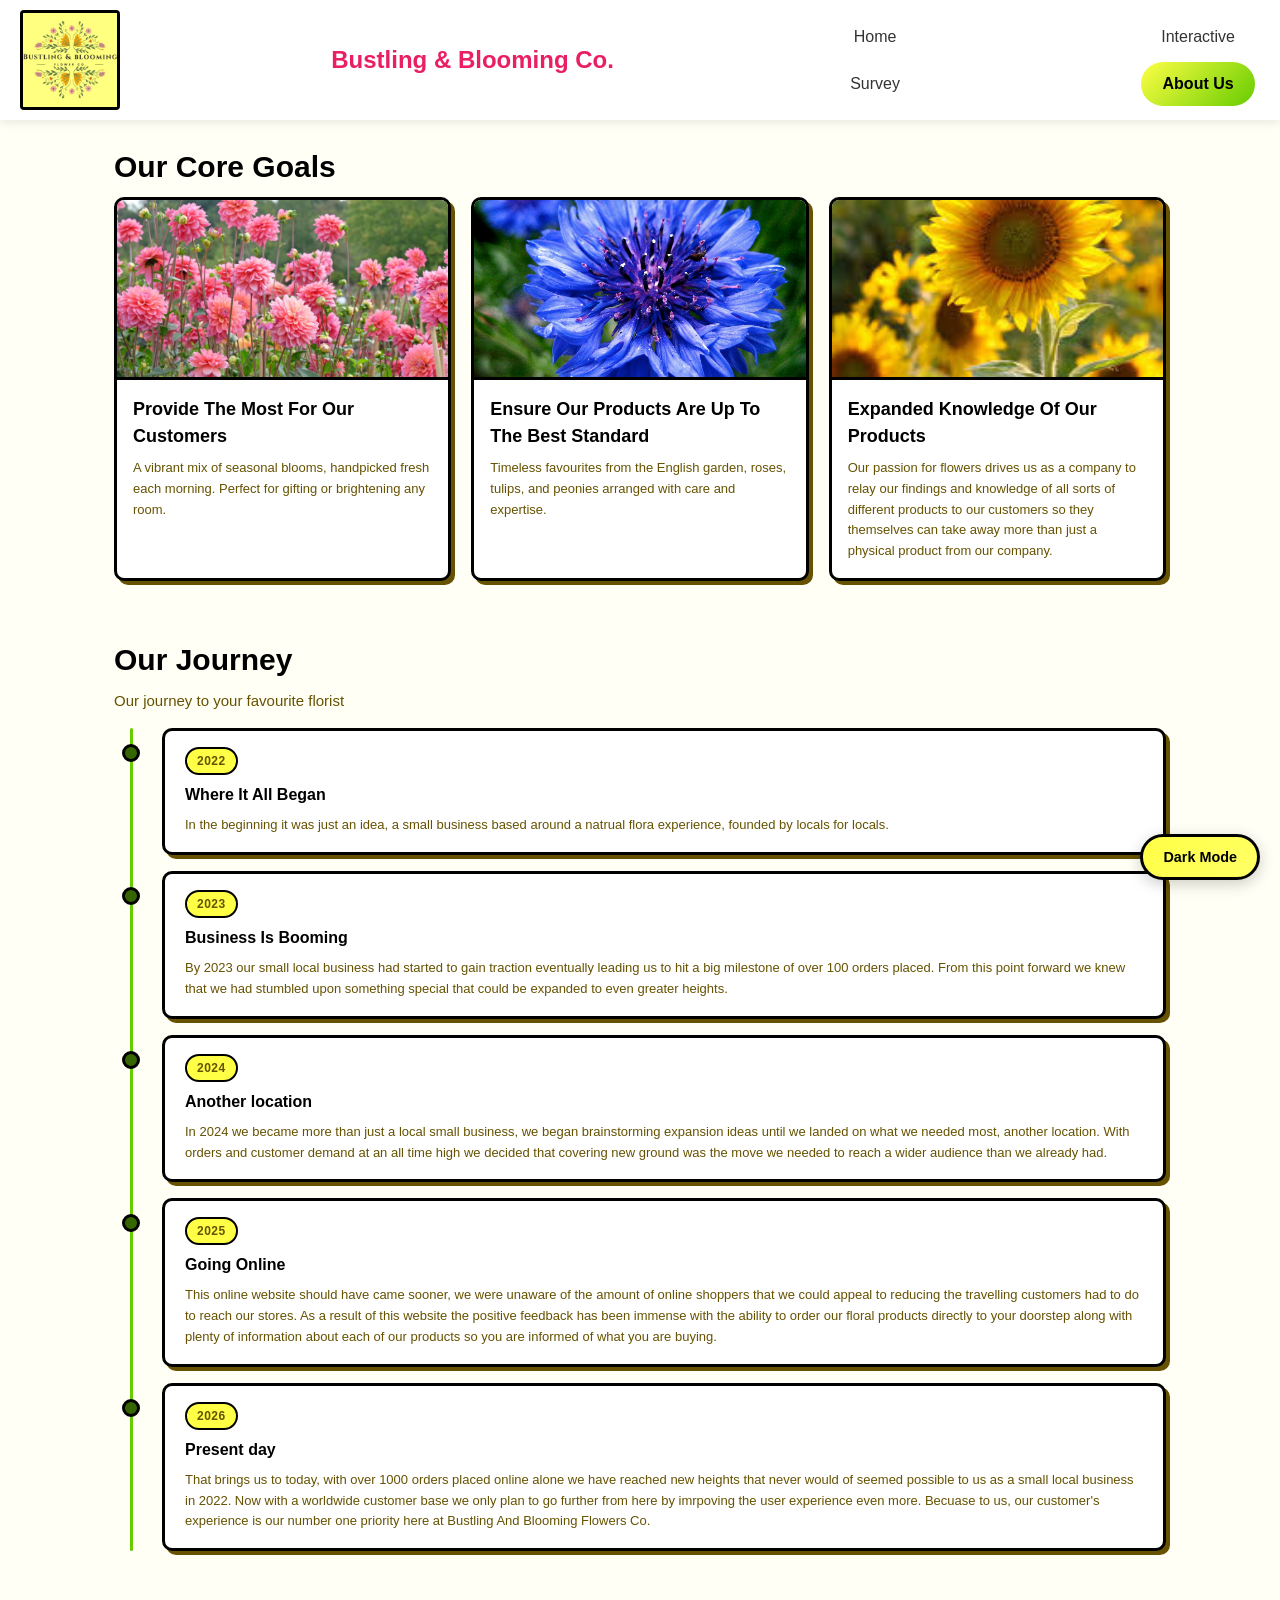
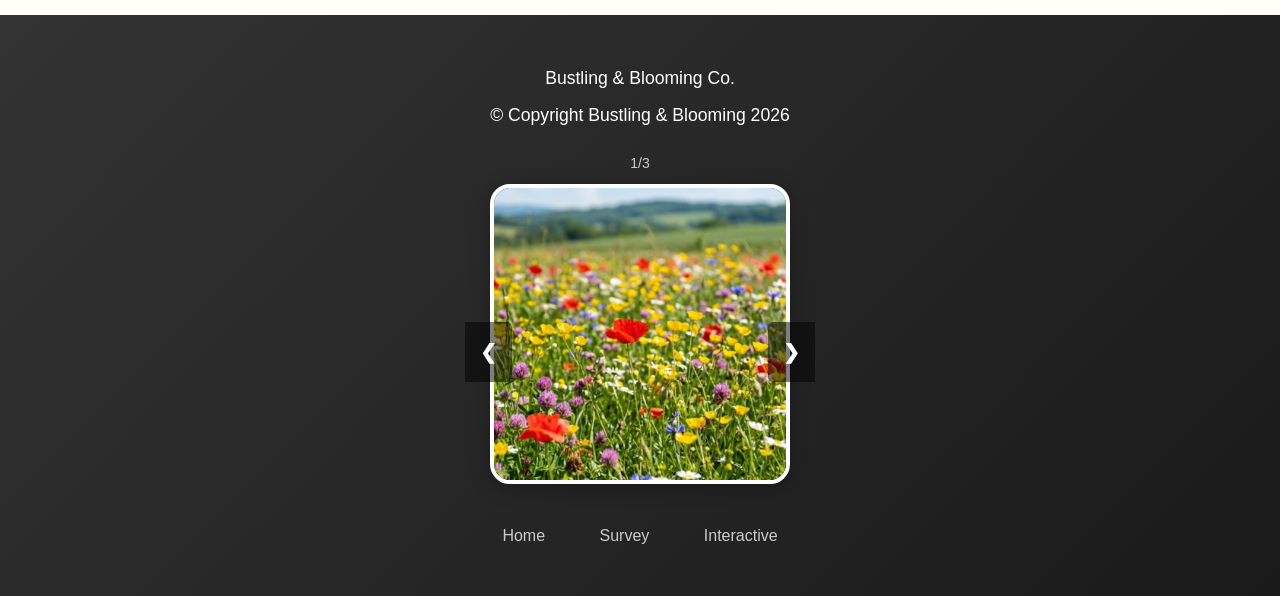
<file: Main/HTML/About-us.html>
<!DOCTYPE html>
<html lang="en" data-theme="light">
<head>
  <meta charset="UTF-8" />
  <meta name="viewport" content="width=device-width, initial-scale=1.0" />
  <title>B&B - About Us</title>
  <link rel="icon" href="../Styling_Files/Media/Images/Bustling & blooming (1).png">
  <link rel="stylesheet" href="../Styling_Files/styles.css" />
  <script src="../Script_Files/jquery-4.0.0.min.js"></script>
</head>
<body>
<!--Header matching all web pages/Nav bar-->
  <div class="header">
    <img src="../Styling_Files/Media/Images/Bustling & blooming (1).png" alt="Brand Logo" class="logo-img">
    <p>Bustling & Blooming Co.</p>
    <div class="header-links">
        <a href="home_page.html">Home</a>
        <a href="form_page.html">Survey</a>
    </div>
    <div class="header-links">
        <a href="interactive.html">Interactive</a>
        <a  class="current" href="About-us.html">About Us</a>
    </div>
  </div>
<!--Button for dark mode toggle-->
  <button class="theme-btn" id="darkToggle">Dark Mode</button>

  <main>
<!--Header title for core goals section-->
    <section id="home" class="section featured-section">
      <h2 class="section-title">Our Core Goals</h2>
      <div class="card-grid">
<!--Core goals section with three information cards each with an image and text-->
        <div class="flower-card">
          <div class="card-image">
            <img src="../Styling_Files/Media/Images/pink.jpg" alt="Pink flower" class="card-img-preview" />
          </div>
          <h3 class="card-title">Provide The Most For Our Customers</h3>
          <p class="card-text">A vibrant mix of seasonal blooms, handpicked fresh each morning. Perfect for gifting or brightening any room.</p>
        </div>

        <div class="flower-card">
          <div class="card-image">
            <img src="../Styling_Files/Media/Images/blue.jpg" alt="Blue flower" class="card-img-preview" />
          </div>
          <h3 class="card-title">Ensure Our Products Are Up To The Best Standard </h3>
          <p class="card-text">Timeless favourites from the English garden, roses, tulips, and peonies arranged with care and expertise.</p>
        </div>

        <div class="flower-card">
          <div class="card-image">
            <img src="../Styling_Files/Media/Images/yellow.jpg" alt="Yellow flower" class="card-img-preview" />
          </div>
          <h3 class="card-title">Expanded Knowledge Of Our Products</h3>
          <p class="card-text">Our passion for flowers drives us as a company to relay our findings and knowledge of all sorts of different products to our customers so they themselves can take away more than just a physical product from our company.</p>
        </div>

      </div>
    </section>
<!--Company timeline section-->
    <section class="section timeline-section">
      <h2 class="section-title">Our Journey</h2>
      <p class="section-subtitle">Our journey to your favourite florist</p>

      <div class="timeline" id="timeline">

        <div class="timeline-item" data-year="2022">
          <div class="timeline-dot"></div>
          <div class="timeline-connector"></div>
          <div class="timeline-card">
            <span class="timeline-year">2022</span>
            <h3 class="timeline-heading">Where It All Began</h3>
            <p class="timeline-body">In the beginning it was just an idea, a small business based around a natrual flora experience, founded by locals for locals.</p>
          </div>
        </div>

        <div class="timeline-item" data-year="2023">
          <div class="timeline-dot"></div>
          <div class="timeline-connector"></div>
          <div class="timeline-card">
            <span class="timeline-year">2023</span>
            <h3 class="timeline-heading">Business Is Booming</h3>
            <p class="timeline-body">By 2023 our small local business had started to gain traction eventually leading us to hit a big milestone of over 100 orders placed. From this point forward we knew that we had stumbled upon something special that could be expanded to even greater heights.</p>
          </div>
        </div>

        <div class="timeline-item" data-year="2024">
          <div class="timeline-dot"></div>
          <div class="timeline-connector"></div>
          <div class="timeline-card">
            <span class="timeline-year">2024</span>
            <h3 class="timeline-heading">Another location</h3>
            <p class="timeline-body">In 2024 we became more than just a local small business, we began brainstorming expansion ideas until we landed on what we needed most, another location. With orders and customer demand at an all time high we decided that covering new ground was the move we needed to reach a wider audience than we already had. </p>
          </div>
        </div>

        <div class="timeline-item" data-year="2025">
          <div class="timeline-dot"></div>
          <div class="timeline-connector"></div>
          <div class="timeline-card">
            <span class="timeline-year">2025</span>
            <h3 class="timeline-heading">Going Online</h3>
            <p class="timeline-body">This online website should have came sooner, we were unaware of the amount of online shoppers that we could appeal to reducing the travelling customers had to do to reach our stores. As a result of this website the positive feedback has been immense with the ability to order our floral products directly to your doorstep along with plenty of information about each of our products so you are informed of what you are buying.</p>
          </div>
        </div>

        <div class="timeline-item" data-year="2026">
          <div class="timeline-dot"></div>
          <div class="timeline-card">
            <span class="timeline-year">2026</span>
            <h3 class="timeline-heading">Present day</h3>
            <p class="timeline-body">That brings us to today, with over 1000 orders placed online alone we have reached new heights that never would of seemed possible to us as a small local business in 2022. Now with a worldwide customer base we only plan to go further from here by imrpoving the user experience even more. Becuase to us, our customer's experience is our number one priority here at Bustling And Blooming Flowers Co.</p>
          </div>
        </div>

      </div>
    </section>

  </main>
<!--Footer matching all webpages with three image slideshow-->
  <div class="footer">
    <p>Bustling & Blooming Co.</p>
    <p>© Copyright Bustling & Blooming 2026</p>
    <div class="slideshow-container">
        <div class="flowers_slides fade">
            <div class="index">1/3</div>
            <img src="../Styling_Files/Media/Images/flowers_B.png" alt="Flowers in a field">
        </div>
        <div class="flowers_slides fade">
            <div class="index">2/3</div>
            <img src="../Styling_Files/Media/Images/flowers_C.png" alt="White Flora">
        </div>
        <div class="flowers_slides fade">
            <div class="index">3/3</div>
            <img src="../Styling_Files/Media/Images/flowers_D.png" alt="Pink Flora">
        </div>
        <a class="prev" onclick="nextSlide(-1)">&#10094;</a>
        <a class="next" onclick="nextSlide(1)">&#10095;</a>
    </div>
<!--Links to each webpage within the footer for navigation-->
    <a class="footer-link" href="home_page.html">Home</a>
    <a class="footer-link" href="form_page.html">Survey</a>
    <a class="footer-link" href="interactive.html">Interactive</a>
</div>
  <script src="../Script_Files/script.js"></script>
</body>
</html>
</file>
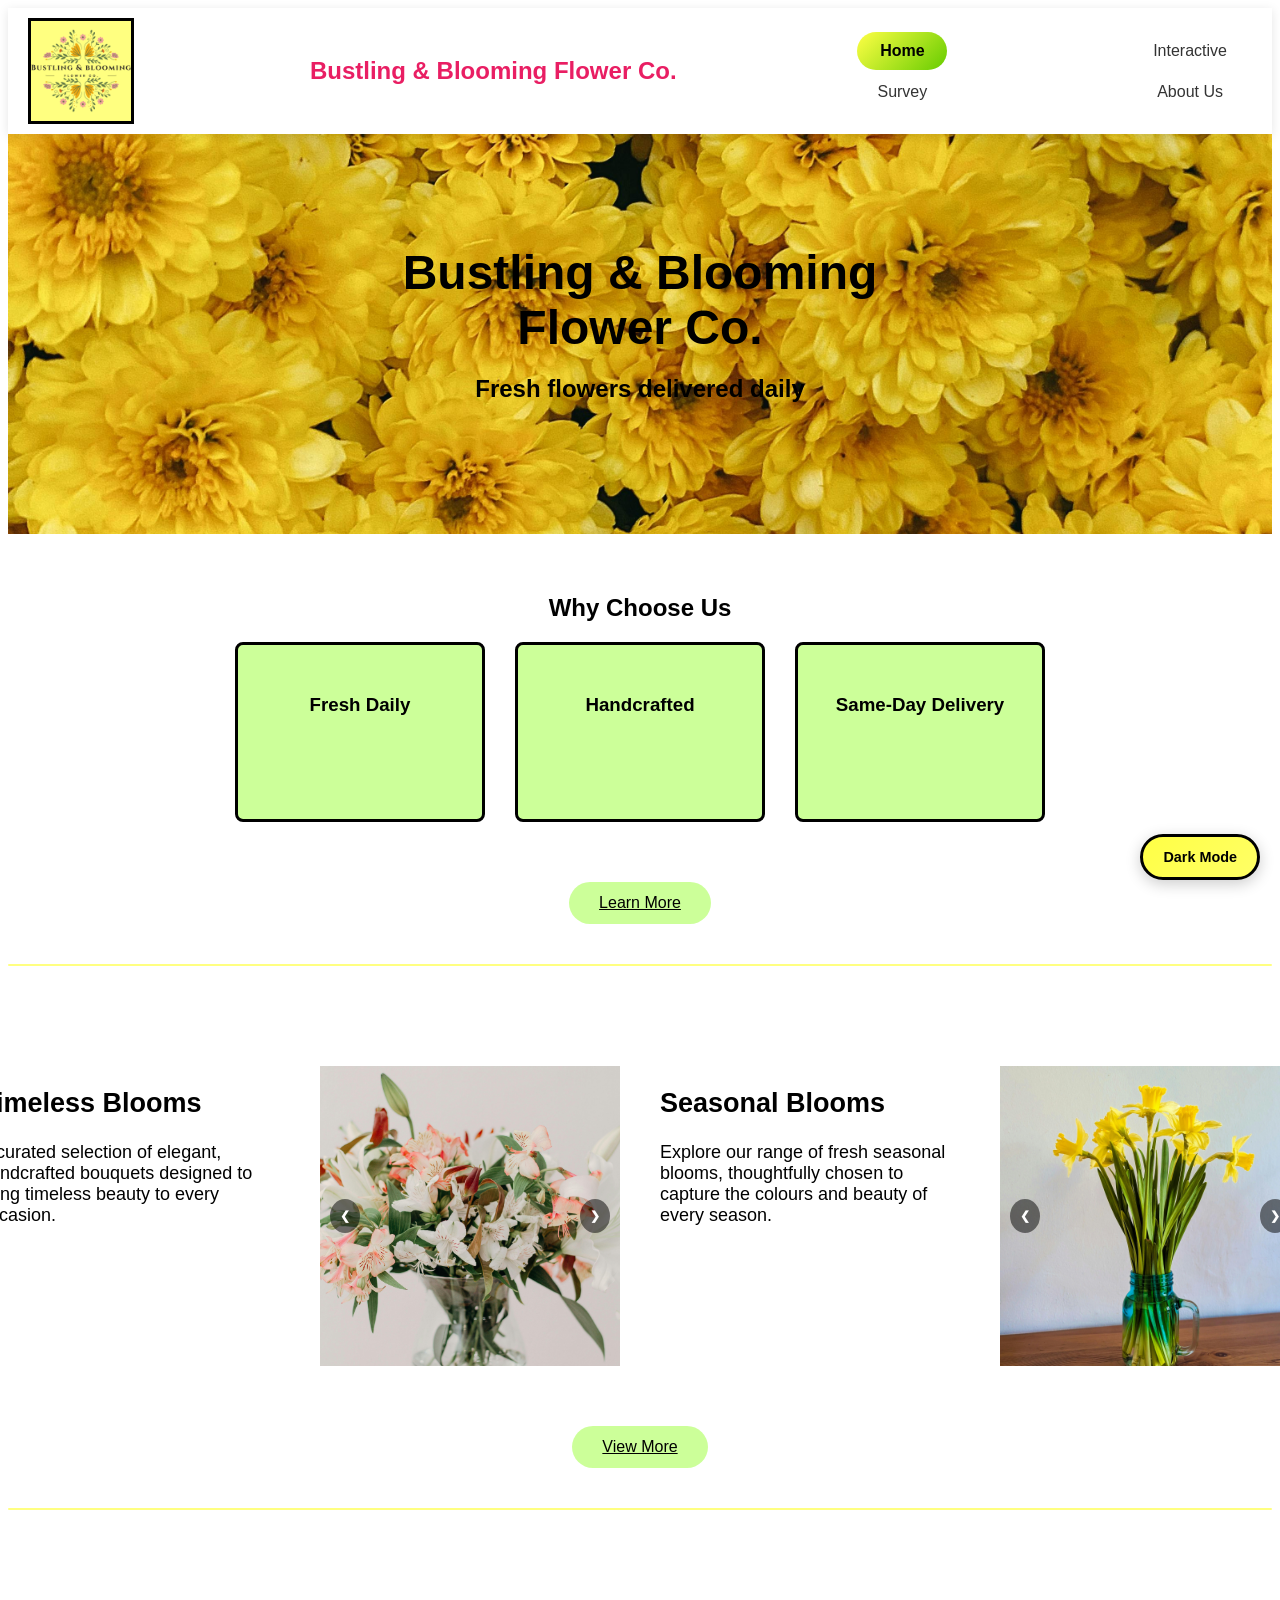
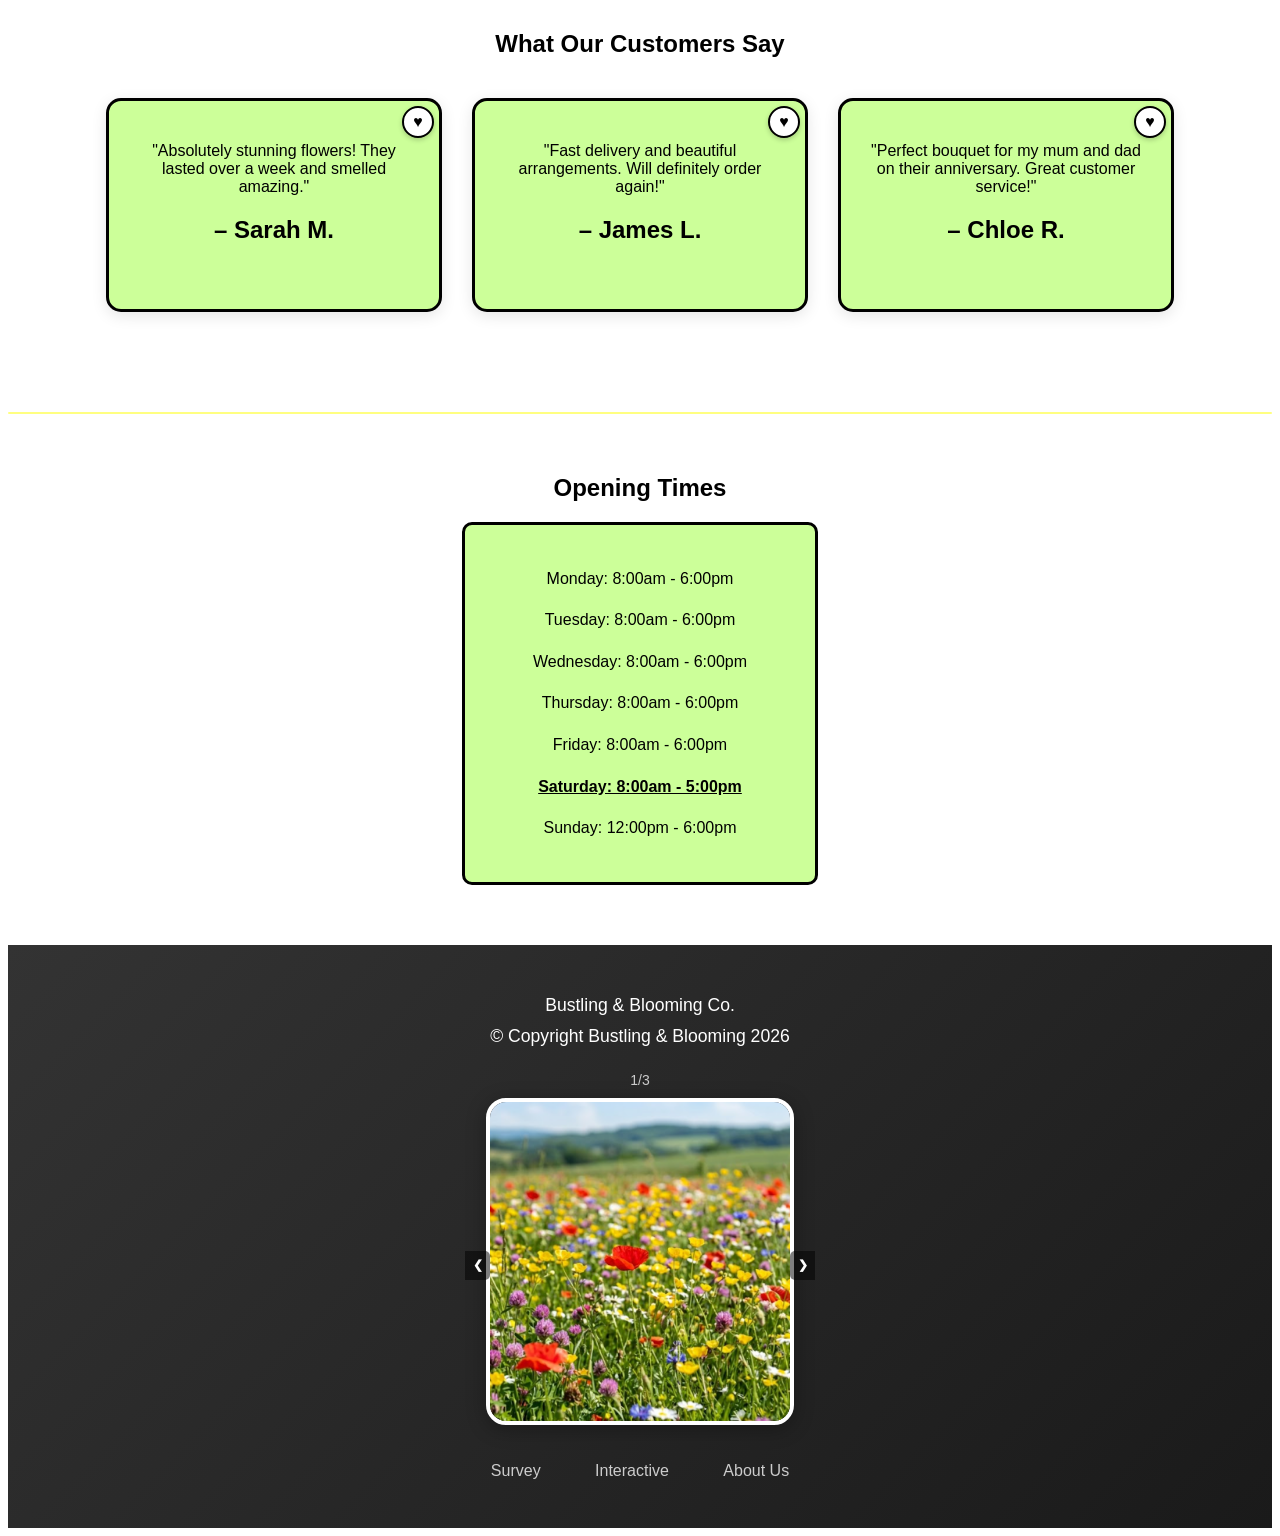
<file: Main/HTML/home_page.html>
<!--
SIDENOTE: Due to issues with GitHub on Caoimhe's laptop, I (Oran) uploaded some of Caoimhe's code that she 
compiled. Thus, any areas of this code marked as being added by me were only done so because Caoimhe couldn't access the GitHub.
-->

<!DOCTYPE html>
<html>
<head>
  <meta charset= "UTF-8">
    <title>B&B - Home</title>
    <link rel="icon" href="../Styling_Files/Media/Images/Bustling & blooming (1).png">
    <script src="https://code.jquery.com/jquery-3.6.0.min.js"></script>
    <link rel="stylesheet" href="../Styling_Files/home_page.css">
</head>
<body>

<!---NAV BAR--->
<div class="header">
    <img src="../Styling_Files/Media/Images/Bustling & blooming (1).png" alt="Brand Logo" class="logo-img">
    <p>Bustling & Blooming Flower Co.</p>
    <div class="header-links">
        <a class="current" href="home_page.html">Home</a>
        <a href="form_page.html">Survey</a>
    </div>
    <div class="header-links">
        <a href="interactive.html">Interactive</a>
        <a href="About-us.html">About Us</a>
    </div>
</div>

<button class="theme-btn" id="darkToggle">Dark Mode</button>
<!-- End of uploaded Code -->
<!---BANNER--->
<div class="banner">
    <img src="../Styling_Files/Media/Images/pexels-larissafarber-14318568.jpg" alt="banner" class="banner-img">
    <div class="banner-text">
        <h1> Bustling & Blooming Flower Co.</h1>
        <h2>Fresh flowers delivered daily</h2>
    </div>
</div>

<!--WHY-->
<section class="why-us">
  <h2>Why Choose Us</h2>
  <div class="cards-container">
    <div class="why-item">
      <h3 class ="why-title">Fresh Daily</h3>
      <p class = "why-text">We source our flowers every morning to ensure long‑lasting beauty.</p>
    </div>
    <div class="why-item">
      <h3 class= "why-title">Handcrafted</h3>
      <p class = "why-text">Every bouquet is arranged by skilled florists with an eye for detail.</p>
    </div>
    <div class="why-item">
      <h3 class= "why-title">Same‑Day Delivery</h3>
      <p class = "why-text"> Order before 2pm for same‑day delivery across Belfast.</p>
    </div>
  </div>
</section>
<div class="learn-more-container">
  <a href="../HTML/About-us.html" class="learn-more">Learn More</a>
</div>
<div class="section-divider"></div>
<!--TIMELESS BLOOMS-->
<div class="four-block-section">
 
  <div class="text-block">
    <h2>Timeless Blooms</h2>
    <p>
      A curated selection of elegant, handcrafted bouquets designed
      to bring timeless beauty to every occasion.
    </p>
  </div>
 
  <div class="carousel">
    <div class="carousel-track">
      <img src="../Styling_Files/Media/Images/pexels-jonathan-nenemann-5789540.jpg">
      <img src="../Styling_Files/Media/Images/pexels-lilartsy-1917356.jpg">
      <img src="../Styling_Files/Media/Images/pexels-maram-145487840-16039181.jpg">
     
    </div>
    <button class="prev">&#10094;</button>
    <button class="next">&#10095;</button>
  </div>
 
  <div class="text-block">
    <h2>Seasonal Blooms</h2>
    <p>
      Explore our range of fresh seasonal blooms, thoughtfully chosen
      to capture the colours and beauty of every season.
    </p>
  </div>
 
  <div class="carousel">
    <div class="carousel-track">
      <img src="../Styling_Files/Media/Images/pexels-matiola-1052968924-36344993.jpg" alt="Daffodils">
      <img src="../Styling_Files/Media/Images/pexels-joanna-niechcial-2159631078-36186130.jpg" alt="Hydrangas">
      <img src="../Styling_Files/Media/Images/pexels-larissafarber-12445188.jpg" alt="Peonies">
    </div>
    <button class="prev">&#10094;</button>
    <button class="next">&#10095;</button>
  </div>
</div>

<div class="view-more-container">
  <a href="../HTML/interactive.html" class="view-more">View More</a>
</div>
<div class="section-divider"></div>

<section class="reviews">
  <h2>What Our Customers Say</h2>
  <div class="reviews-container">
    <div class="review-card">
      <p>"Absolutely stunning flowers! They lasted over a week and smelled amazing."</p>
      <h2>– Sarah M.</h2>
       <button class="fav-btn" onclick="toggleFav(this)">&#9829;</button>
    </div>
    <div class="review-card">
      <p>"Fast delivery and beautiful arrangements. Will definitely order again!"</p>
      <h2>– James L.</h2>
       <button class="fav-btn" onclick="toggleFav(this)">&#9829;</button>
    </div>
    <div class="review-card">
      <p>"Perfect bouquet for my mum and dad on their anniversary. Great customer service!"</p>
      <h2>– Chloe R.</h2>
       <button class="fav-btn" onclick="toggleFav(this)">&#9829;</button>
    </div>
  </div>
</section>
<div class="section-divider"></div>
    <section class="opening-times">
  <h2>Opening Times</h2>
 
  <div class="times-card">
    <p class="day monday">Monday: 8:00am - 6:00pm</p>
    <p class="day tuesday">Tuesday: 8:00am - 6:00pm</p>
    <p class="day wednesday">Wednesday: 8:00am - 6:00pm</p>
    <p class="day thursday">Thursday: 8:00am - 6:00pm</p>
    <p class="day friday">Friday: 8:00am - 6:00pm</p>
    <p class="day saturday">Saturday: 8:00am - 5:00pm</p>
    <p class="day sunday">Sunday: 12:00pm - 6:00pm</p>
  </div>
</section>

<div class="footer">
  <p>Bustling & Blooming Co.</p>
  <p>© Copyright Bustling & Blooming 2026</p>
  <div class="slideshow-container">
    <div class="flowers_slides fade">
      <div class="index">1/3</div>
      <img src="../Styling_Files/Media/Images/flowers_B.png" alt="Flowers in a field">
    </div>
    <div class="flowers_slides fade">
      <div class="index">2/3</div>
      <img src="../Styling_Files/Media/Images/flowers_C.png" alt="White Flora">
    </div>
    <div class="flowers_slides fade">
      <div class="index">3/3</div>
      <img src="../Styling_Files/Media/Images/flowers_D.png" alt="Pink Flora">
    </div>
    <a class="prev" onclick="nextSlide(-1,'Footer')">&#10094;</a>
    <a class="next" onclick="nextSlide(1,'Footer')">&#10095;</a>
  </div>
  <a class="footer-link" href="form_page.html">Survey</a>
  <a class="footer-link" href="interactive.html">Interactive</a>
  <a class="footer-link" href="About-us.html">About Us</a>
</div>

<script src="../Script_Files/home_page.js"></script>
</body>
</html>
</file>
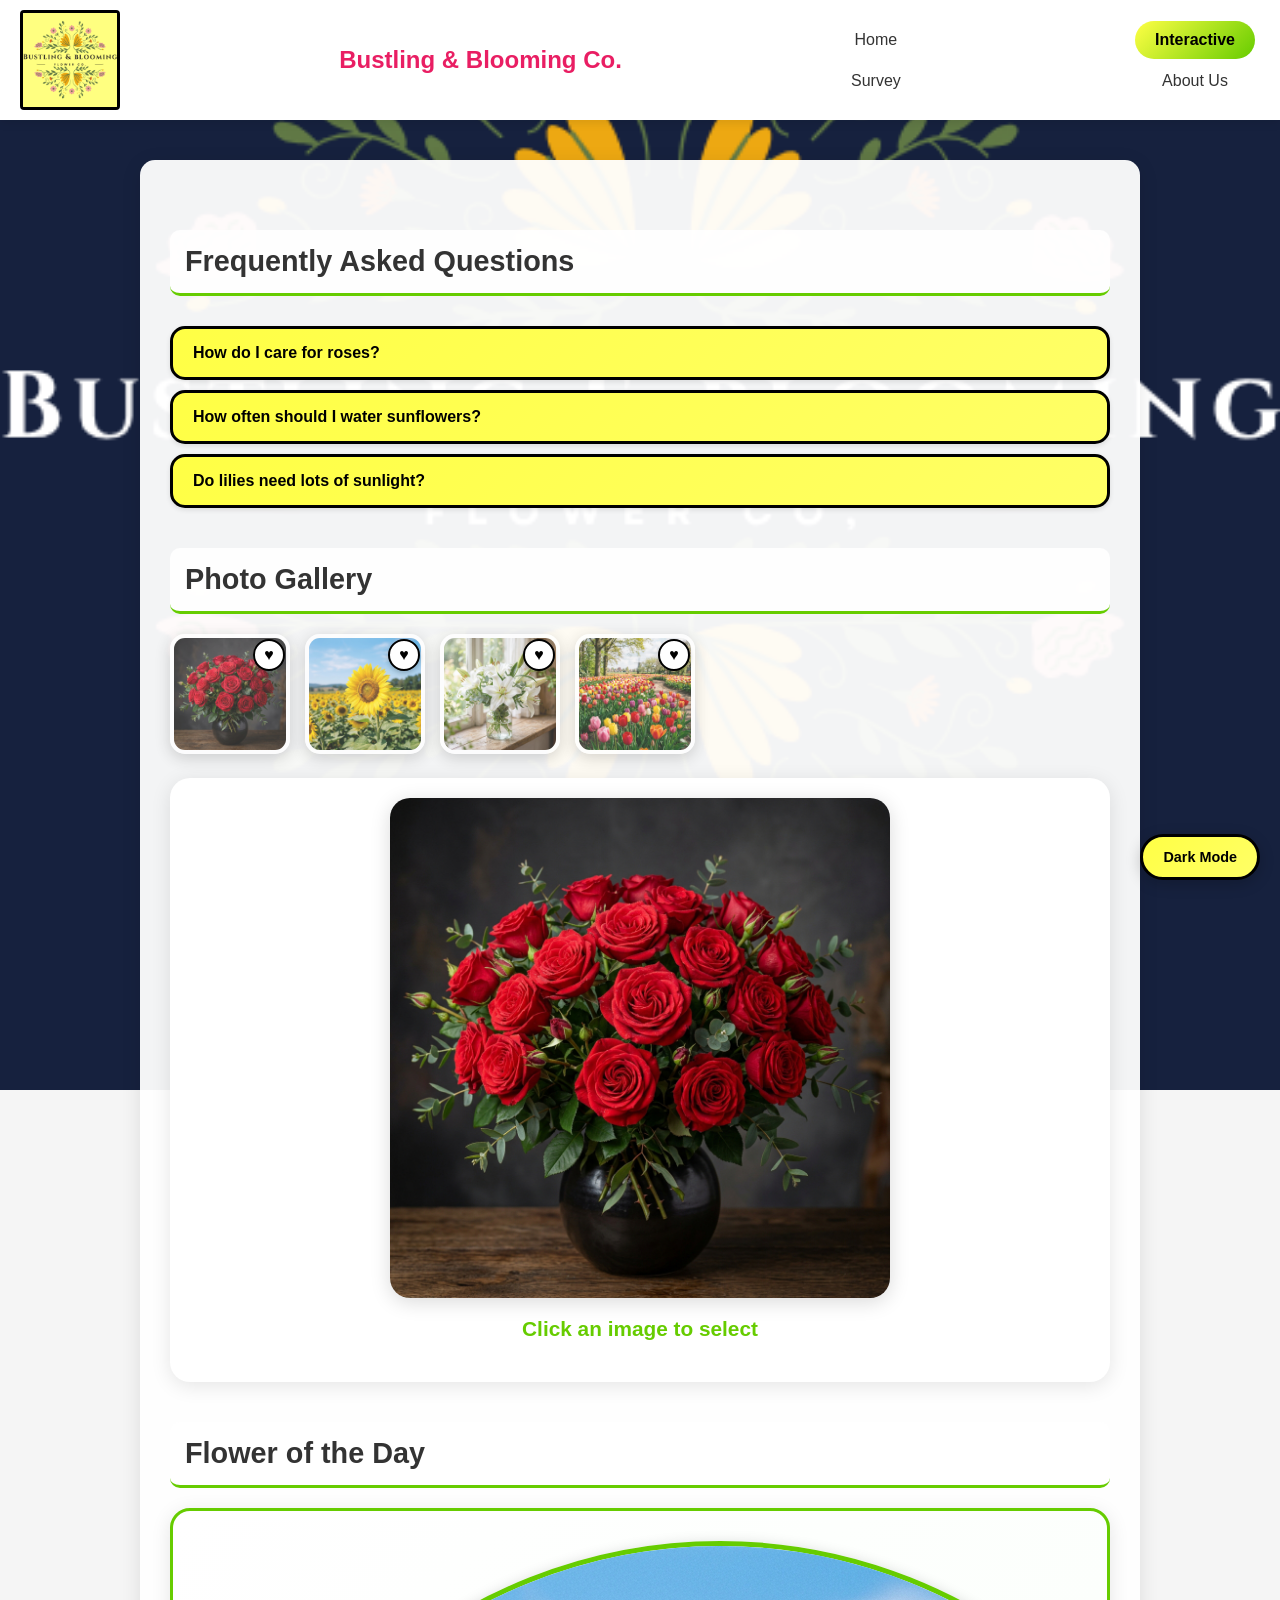
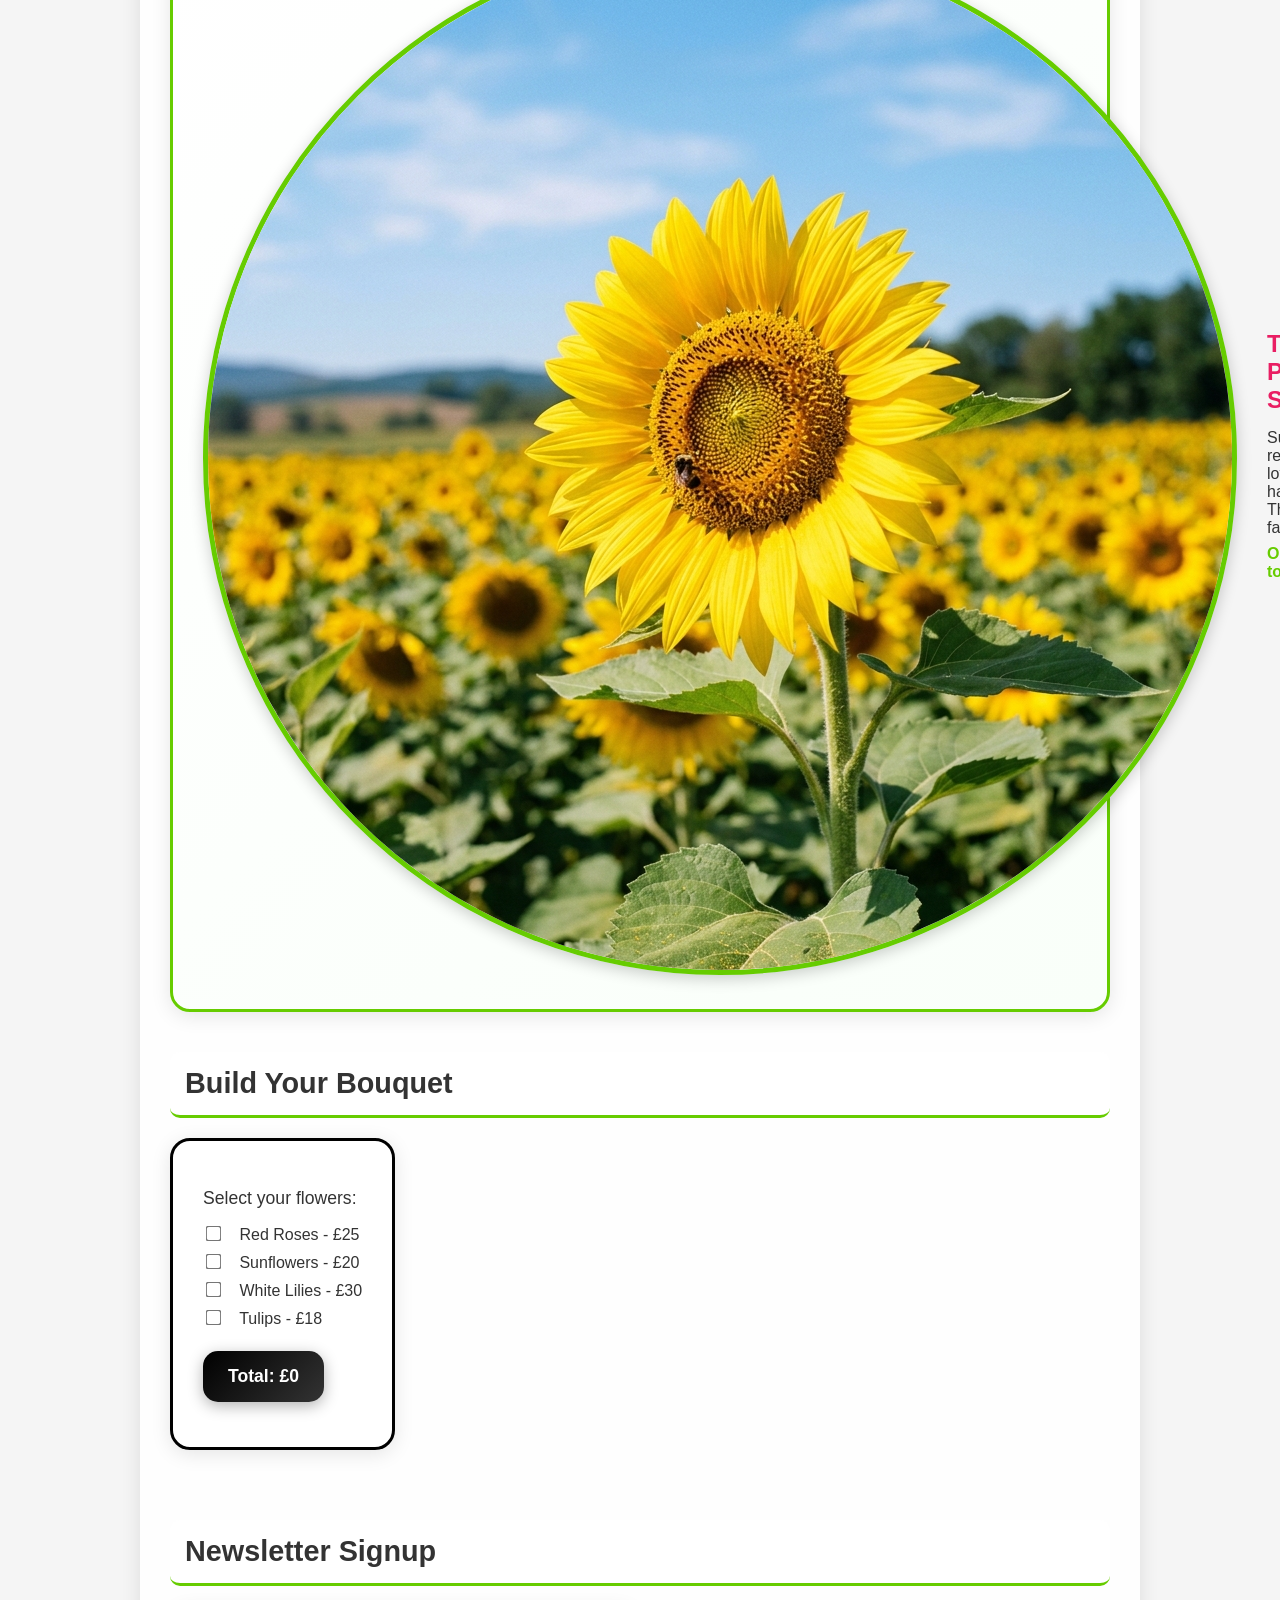
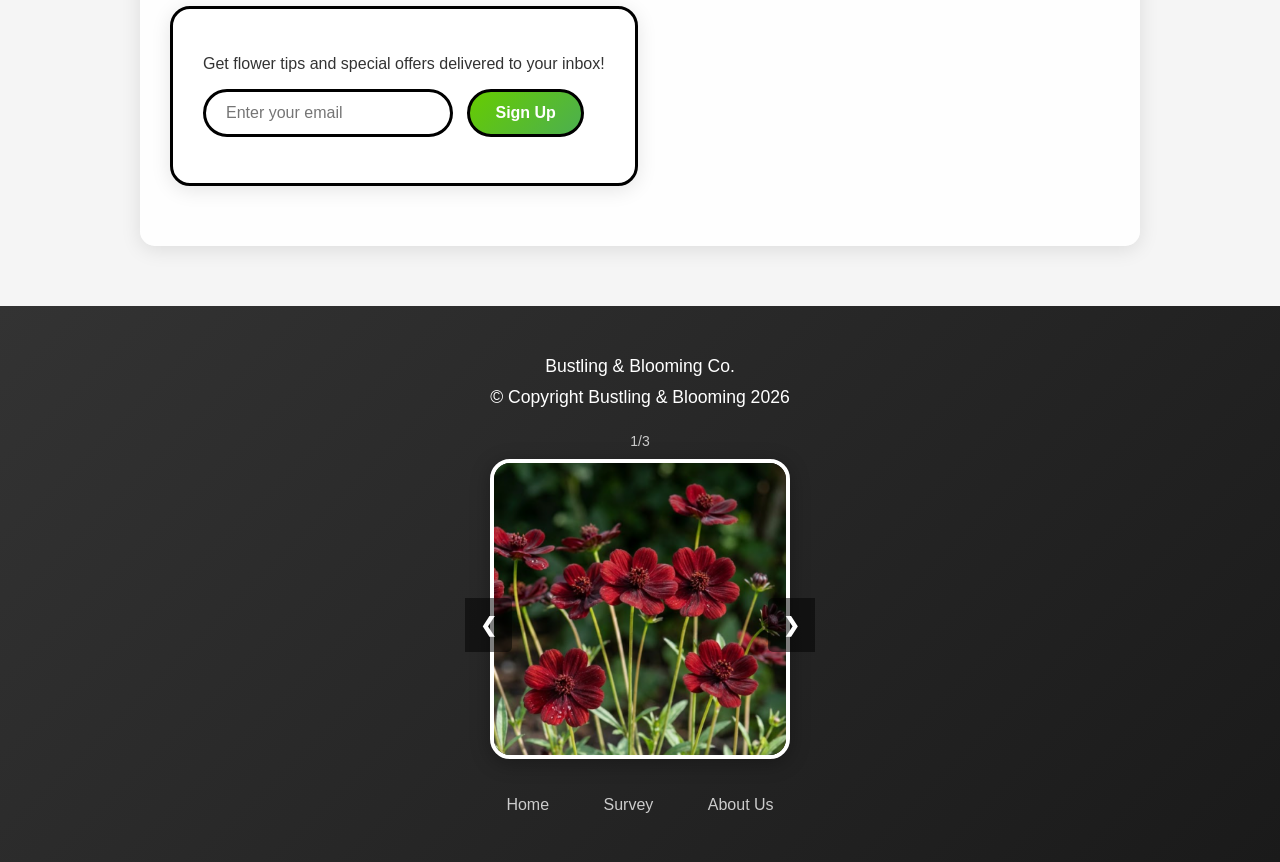
<file: Main/HTML/interactive.html>
<!DOCTYPE html>
<html>
<head>
    <link rel="stylesheet" type="text/css" href="../Styling_Files/style.css">
    <script src="https://code.jquery.com/jquery-3.6.0.min.js"></script>
    <script src="../Script_Files/interactive.js"></script>
    <title>B&B - Interactive</title>
    <link rel="icon" href="../Styling_Files/Media/Images/Bustling & blooming (1).png">
</head>
<body>

<div class="header">
    <img src="../Styling_Files/Media/Images/Bustling & blooming (1).png" alt="Brand Logo" class="logo-img">
    <p>Bustling & Blooming Co.</p>
    <div class="header-links">
        <a href="home_page.html">Home</a>
        <a href="form_page.html">Survey</a>
    </div>
    <div class="header-links">
        <a class="current" href="interactive.html">Interactive</a>
        <a href="About-us.html">About Us</a>
    </div>
</div>

<button class="theme-btn" id="darkToggle">Dark Mode</button>

<!---NAV BAR--->
<!--
<nav class="nav">
    <img src="../Styling_Files/Media/Images/Bustling & blooming (1).png" alt="Brand Logo" class="logo-img">
    <a href="home_page.html">Home</a>
    <a href="form_page.html">Survey</a>
    <a class="current" href="interactive.html">Interactive</a>
    <a href="About-us.html">About Us</a>
    <button class="theme-btn" id="darkToggle">Dark Mode</button>
</nav>

<div class="banner">
    <img src="../Styling_Files/Media/Images/pexels-larissafarber-14318568.jpg" alt="banner" class="banner-img">

    <div class="banner-text">
        <h1>Bustling & Blooming Flower Co.</h1>
        <h2>Fresh flowers delivered daily</h2>
    </div>
</div>
-->
<div class="main-content">

<!-- FAQ SECTION -->
<h2>Frequently Asked Questions</h2>
<div class="faq-section">
    <button class="faq-question">How do I care for roses?</button>
    <div class="faq-answer">
        Keep roses in fresh cold water and change it everyday for the best results.
    </div>

    <button class="faq-question">How often should I water sunflowers?</button>
    <div class="faq-answer">
        Water sunflowers every 2-3 days. They love sunlight and warmth.
    </div>

    <button class="faq-question">Do lilies need lots of sunlight?</button>
    <div class="faq-answer">
        Lilies prefer cooler spots with indirect sunlight. Keep them away from direct sun.
    </div>
</div>

<!-- IMAGE GALLERY SECTION -->
<h2>Photo Gallery</h2>
<div class="gallery-section">
    <div class="thumbnails">
        <div class="thumb-wrapper">
            <img src="../Styling_Files/Media/Images/roses.png" class="gallery-thumb" alt="Red Roses">
            <button class="fav-btn" onclick="toggleFav(this)">&#9829;</button>
        </div>
        <div class="thumb-wrapper">
            <img src="../Styling_Files/Media/Images/sunflower.png" class="gallery-thumb" alt="Sunflowers">
            <button class="fav-btn" onclick="toggleFav(this)">&#9829;</button>
        </div>
        <div class="thumb-wrapper">
            <img src="../Styling_Files/Media/Images/white_lilies.png" class="gallery-thumb" alt="White Lilies">
            <button class="fav-btn" onclick="toggleFav(this)">&#9829;</button>
        </div>
        <div class="thumb-wrapper">
            <img src="../Styling_Files/Media/Images/tulips.png" class="gallery-thumb" alt="Tulips">
            <button class="fav-btn" onclick="toggleFav(this)">&#9829;</button>
        </div>
    </div>
    <div class="main-display">
        <img src="../Styling_Files/Media/Images/roses.png" id="main-pic" alt="Selected Flowers">
        <p id="flower-name">Click an image to select</p>
    </div>
</div>

<!-- FLOWER OF THE DAY -->
<h2>Flower of the Day</h2>
<div class="flower-of-day">
    <div class="fod-image">
        <img src="../Styling_Files/Media/Images/sunflower.png" id="fod-pic" alt="Sunflower">
    </div>
    <div class="fod-info">
        <h3>Today's Pick: Sunflower</h3>
        <p>Sunflowers represent loyalty and happiness. They always face the sun!</p>
        <p class="fod-price">Only £15 today!</p>
    </div>
</div>

<!-- PRICE CALCULATOR SECTION -->
<h2>Build Your Bouquet</h2>
<div class="calculator-section">
    <p>Select your flowers:</p>
    <input type="checkbox" class="flower-select" value="25"> Red Roses - £25<br>
    <input type="checkbox" class="flower-select" value="20"> Sunflowers - £20<br>
    <input type="checkbox" class="flower-select" value="30"> White Lilies - £30<br>
    <input type="checkbox" class="flower-select" value="18"> Tulips - £18<br>
    <p class="total-price">Total: <span id="bouquet-total">£0</span></p>
</div>

<!-- newsletter signup-->
<h2>Newsletter Signup</h2>
<div class="newsletter-section">
    <p>Get flower tips and special offers delivered to your inbox!</p>
    <input type="text" id="email-input" placeholder="Enter your email">
    <button id="signup-btn">Sign Up</button>
    <p id="signup-msg"></p>
</div>

</div><!-- End main-content -->

<!--FOOTER-->
<div class="footer">
    <p>Bustling & Blooming Co.</p>
    <p>&copy; Copyright Bustling & Blooming 2026</p>
    <div class="slideshow-container">
        <div class="flowers-slides fade">
            <div class="index">1/3</div>
            <img src="../Styling_Files/Media/Images/flowers_A.png" alt="Flower arrangement 1">
        </div>
        <div class="flowers-slides fade">
            <div class="index">2/3</div>
            <img src="../Styling_Files/Media/Images/flowers_C.png" alt="Flower arrangement 2">
        </div>
        <div class="flowers-slides fade">
            <div class="index">3/3</div>
            <img src="../Styling_Files/Media/Images/flowers_D.png" alt="Flower arrangement 3">
        </div>
        <a class="prev" onclick="nextSlide(-1)">&#10094;</a>
        <a class="next" onclick="nextSlide(1)">&#10095;</a>
    </div>
    <a class="footer-link" href="home_page.html">Home</a>
    <a class="footer-link" href="form_page.html">Survey</a>
    <a class="footer-link" href="About-us.html">About Us</a>
</div>

</body>
</html>
</file>
<file: Main/Styling_Files/styles.css>
:root,
[data-theme="light"] {
  --primary: #ffff45;
  --primary-light: #ffff80;
  --primary-dark: #cca300;
  --primary-darkest: #665200;

  --secondary: #66cc00;
  --secondary-light: #ccff99;
  --secondary-pale: #99ff33;
  --secondary-dark: #356600;

  --bg: #fffff5;
  --bg-surface: #fffde0;
  --bg-card: #ffffff;

  --text: #000000;
  --text-muted: #665200;
  --text-on-primary: #665200;

  --border-color: #000000;
  --border-light: 3px solid #000000;
  --border-heavy: 5px solid #000000;

  --nav-bg: #f0f0e0;
  --banner-bg: var(--primary-light);
  --footer-bg: var(--primary-dark);
  --footer-text: #fff9e0;

  --card-hover-bg: #fffde0;
  --timeline-line: var(--secondary);
  --timeline-dot: var(--secondary-dark);
  --timeline-card-bg: #ffffff;

  --shadow: 4px 4px 0px #665200;
}

body.dark-mode {
  --primary: #0066ff;
  --primary-light: #99ddff;
  --primary-dark: #003399;
  --primary-darkest: #000066;

  --secondary: #cc33ff;
  --secondary-light: #cc99ff;
  --secondary-pale: #e600e6;
  --secondary-dark: #660066;

  --bg: #05001a;
  --bg-surface: #0d0030;
  --bg-card: #110040;

  --text: #ffffff;
  --text-muted: #cc99ff;
  --text-on-primary: #ffffff;

  --border-color: #000000;
  --border-light: 3px solid #0066ff;
  --border-heavy: 5px solid #cc33ff;

  --nav-bg: #0d0030;
  --banner-bg: #000066;
  --footer-bg: #000066;
  --footer-text: #cc99ff;

  --card-hover-bg: #1a005a;
  --timeline-line: var(--secondary);
  --timeline-dot: var(--secondary-light);
  --timeline-card-bg: #110040;

  --shadow: 4px 4px 0px #cc33ff;
}

*, *::before, *::after {
  box-sizing: border-box;
  margin: 0;
  padding: 0;
}

body {
  font-family: Arial, sans-serif;
  font-weight: 500;
  background-color: var(--bg);
  color: var(--text);
  line-height: 1.5;
  transition: background-color 0.3s ease, color 0.3s ease;
}

h1, h2, h3, h4, h5, h6 {
  font-family: Arial, sans-serif;
  font-weight: 700;
  margin-bottom: 8px;
}

p {
  margin-bottom: 8px;
}

/* Dark Mode Button */
.theme-btn {
    position: fixed;
    top: auto;
    bottom: 20px;
    right: 20px;
    padding: 12px 20px;
    background: linear-gradient(135deg, #ffff45, #ffff66);
    border: 3px solid #000;
    border-radius: 25px;
    cursor: pointer;
    font-size: 0.9rem;
    font-weight: bold;
    z-index: 999;
    transition: all 0.3s ease;
    box-shadow: 0 4px 15px rgba(0,0,0,0.2);
}

.theme-btn:hover {
    transform: scale(1.05);
    box-shadow: 0 6px 20px rgba(0,0,0,0.3);
}

/* Header & Footer Config */
.header {
    background-color: #fff;
    box-shadow: 0 2px 10px rgba(0,0,0,0.1);
    display: flex;
    justify-content: space-between;
    align-items: center;
    flex-wrap: nowrap;
    padding: 10px 20px;
    gap: 10px;
    position: sticky;
    top: 0;
    z-index: 1000;
}

@media (max-width: 600px) {
    .header {
        flex-direction: column;
        text-align: center;
        gap: 8px;
        padding: 8px 12px;
    }
}

.header p {
    font-size: 1.5rem;
    font-weight: bold;
    color: #e91e63;
    margin: 0;
}

.header-links a {
    display: flex; 
    flex-wrap: wrap;
    justify-content: center;
    gap: 10px;
    color: #333;
    text-decoration: none;
    padding: 10px 20px;
    margin: 3px 5px;
    border-radius: 25px;
    transition: all 0.3s ease;
}

.header-links a:hover {
    background-color: #f0f0f0;
    transform: translateY(-2px);
}

.header-links a.current {
    background: linear-gradient(135deg, #ffff45, #66cc00);
    color: #000;
    font-weight: bold;
}

.logo-img {
    height: 100px;
    width: auto;
    border: 3px solid #000000;
    border-radius: 4px;
}

.blur {
    filter: blur(2px);
    opacity: 0.8;
}

.footer {
    background: linear-gradient(135deg, #333, #1a1a1a);
    color: #fff;
    text-align: center;
    padding: 40px 20px;
    
}

.footer p {
    margin: 10px 0;
    font-size: 1.1rem;
}

.slideshow-container {
    position: relative;
    margin: 25px auto;
    max-width: 350px;
}

.flowers_slides {
    display: none;
}

.flowers_slides img {
    width: 300px;
    height: 300px;
    object-fit: cover;
    border-radius: 20px;
    border: 4px solid #fff;
    box-shadow: 0 4px 20px rgba(0,0,0,0.3);
}

.index {
    font-size: 14px;
    color: #ccc;
    margin: 10px 0;
}

.prev, .next {
    cursor: pointer;
    position: absolute;
    top: 50%;
    width: auto;
    padding: 15px;
    color: #fff;
    font-weight: bold;
    font-size: 20px;
    transition: 0.3s;
    border-radius: 0 5px 5px 0;
    user-select: none;
    background-color: rgba(0,0,0,0.5);
}

.next {
    right: 0;
    border-radius: 5px 0 0 5px;
}

.prev {
    left: 0;
}

.prev:hover, .next:hover {
    background-color: rgba(0,0,0,0.8);
}

.footer-link {
    color: #ccc;
    text-decoration: none;
    padding: 8px 15px;
    display: inline-block;
    transition: all 0.3s ease;
    margin: 0 10px;
}

.footer-link:hover {
    color: #ffff45;
    transform: translateY(-2px);
}

.navbar {
  background-color: var(--nav-bg);
  border: var(--border-light);
  border-radius: 10px;
  margin: 0 16px 16px;
  padding: 12px 20px;
}

.nav-list {
  list-style: none;
  display: flex;
  gap: 8px;
  flex-wrap: wrap;
}

.nav-link {
  text-decoration: none;
  color: var(--text);
  font-family: Arial, sans-serif;
  font-size: 15px;
  font-weight: 500;
  padding: 6px 14px;
  border-radius: 10px;
  transition: background 0.2s, color 0.2s;
  border: 2px solid transparent;
}

.nav-link:hover,
.nav-link.active {
  background-color: var(--primary);
  color: var(--text-on-primary);
  border-color: var(--border-color);
}


body.dark-mode .nav-link:hover,
body.dark-mode .nav-link.active {
  color: #ffffff;
}

.section {
  max-width: 1100px;
  margin: 0 auto 16px;
  padding: 24px 24px 16px;
}

.section-title {
  font-size: clamp(20px, 3vw, 30px);
  margin-bottom: 8px;
  color: var(--text);
}

.section-subtitle {
  font-size: 15px;
  color: var(--text-muted);
  margin-bottom: 16px;
}

.card-grid {
  display: grid;
  grid-template-columns: repeat(auto-fit, minmax(240px, 1fr));
  gap: 20px;
  margin-top: 8px;
}

.flower-card {
  background-color: var(--bg-card);
  border: var(--border-light);
  border-radius: 10px;
  padding: 0 0 16px;
  overflow: hidden;
  transition: transform 0.2s, box-shadow 0.2s;
  box-shadow: var(--shadow);
}

.flower-card:hover {
  transform: translateY(-4px);
  background-color: var(--card-hover-bg);
}

.card-image {
  background-color: var(--primary-light);
  border-bottom: var(--border-light);
  height: 180px;
  display: flex;
  align-items: center;
  justify-content: center;
  margin-bottom: 16px;
  position: relative;
  overflow: hidden;
  cursor: pointer;
}

[data-theme="dark"] .card-image {
  background-color: var(--primary-dark);
}

.card-img-preview {
  width: 100%;
  height: 100%;
  object-fit: cover;
  display: block;
}

.card-img-preview.hidden {
  display: none;
}

.upload-label {
  display: flex;
  flex-direction: column;
  align-items: center;
  justify-content: center;
  gap: 8px;
  width: 100%;
  height: 100%;
  cursor: pointer;
  transition: background 0.2s;
}

.upload-label:hover {
  background-color: rgba(0,0,0,0.06);
}

.upload-icon {
  font-size: 32px;
}

.upload-text {
  font-size: 12px;
  font-weight: 600;
  color: var(--text-muted);
  text-align: center;
  padding: 0 8px;
}

.upload-input {
  display: none;
}

.card-title {
  font-size: 18px;
  padding: 0 16px;
  margin-bottom: 8px;
  color: var(--text);
}

.card-text {
  font-size: 13px;
  color: var(--text-muted);
  padding: 0 16px;
  margin-bottom: 0;
  line-height: 1.6;
}

.timeline-section {
  padding-bottom: 32px;
}

.timeline {
  position: relative;
  padding-left: 48px;
  margin-top: 8px;
}

.timeline::before {
  content: '';
  position: absolute;
  left: 16px;
  top: 0;
  bottom: 0;
  width: 3px;
  background-color: var(--timeline-line);
  border-radius: 4px;
}

.timeline-item {
  position: relative;
  margin-bottom: 16px;
  opacity: 0;
  transform: translateX(-20px);
  transition: opacity 0.5s ease, transform 0.5s ease;
}

.timeline-item.visible {
  opacity: 1;
  transform: translateX(0);
}

.timeline-dot {
  position: absolute;
  left: -40px;
  top: 16px;
  width: 18px;
  height: 18px;
  background-color: var(--timeline-dot);
  border: var(--border-light);
  border-radius: 50%;
  transition: transform 0.2s;
}

.timeline-item:hover .timeline-dot {
  transform: scale(1.4);
}

.timeline-card {
  background-color: var(--timeline-card-bg);
  border: var(--border-light);
  border-radius: 10px;
  padding: 16px 20px;
  box-shadow: var(--shadow);
  cursor: pointer;
  transition: background 0.2s, transform 0.2s;
}

.timeline-card:hover {
  background-color: var(--card-hover-bg);
  transform: translateX(6px);
}

.timeline-year {
  display: inline-block;
  background-color: var(--primary);
  color: var(--text-on-primary);
  font-size: 12px;
  font-weight: 700;
  padding: 3px 10px;
  border-radius: 20px;
  border: 2px solid var(--border-color);
  margin-bottom: 8px;
  letter-spacing: 0.5px;
}

[data-theme="dark"] .timeline-year {
  color: #ffffff;
}

.timeline-heading {
  font-size: 16px;
  margin-bottom: 8px;
  color: var(--text);
}

.timeline-body {
  font-size: 13px;
  color: var(--text-muted);
  line-height: 1.6;
  margin-bottom: 0;
}


@media (max-width: 600px) {
  .banner-inner {
    flex-direction: column;
    gap: 8px;
  }

  .banner-floret {
    display: none;
  }

  .navbar {
    margin: 0 8px 16px;
  }

  .nav-list {
    gap: 4px;
  }

  .section {
    padding: 16px 12px;
  }

  .timeline {
    padding-left: 36px;
  }
}

body.dark-mode .header {
    background-color: #1a1a1a;
}
 
body.dark-mode .header-links a {
    color: #ddd;
}
 
body.dark-mode .header-links a:hover {
    background-color: #333;
}
 
body.dark-mode .header-links a.current {
    background: linear-gradient(135deg, #42a5f5, #8e24aa)
}

body.dark-mode .footer {
    background: linear-gradient(135deg, #111, #000);
}

body.dark-mode .footer-link:hover {
    color: #2d3ac7;
    transform: translateY(-2px);
}

body.dark-mode .logo-img {
    content: url("Media/Images/Bustling & blooming (2).png");
    border: 3px solid #414141;
}
</file>
<file: Main/Styling_Files/home_page.css>
/* 
SIDENOTE: Due to issues with GitHub on Caoimhe's laptop, I (Oran) uploaded some of Caoimhe's code that she 
compiled. Thus, any areas of this code marked as being added by me were only done so because Caoimhe couldn't access the GitHub.
*/

body {
    font-family: Arial, sans-serif;
    font-weight: 300;
}

/* dark mode toggle button */
.theme-btn {
    position: fixed;
    top: auto;
    bottom: 20px;
    right: 20px;
    padding: 12px 20px;
    background: linear-gradient(135deg, #ffff45, #ffff66);
    border: 3px solid #000;
    border-radius: 25px;
    cursor: pointer;
    font-size: 0.9rem;
    font-weight: bold;
    z-index: 999;
    transition: all 0.3s ease;
    box-shadow: 0 4px 15px rgba(0,0,0,0.2);
}

.theme-btn:hover {
    transform: scale(1.05);
    box-shadow: 0 6px 20px rgba(0,0,0,0.3);
}
/* banner */
.banner {
    position: relative;
    height: 400px;
    overflow: hidden;
    background-color:#ffff80;

}

.banner-img {
    width: 100%;
    height: 100%;
    object-fit: cover;
}

.banner-text {
    position: absolute;
    top: 50%;
    left: 50%;
    transform: translate(-50%, -50%);
    color: black;
    text-align: center;
}
.banner-text h1 {
  font-size: 3rem;
  margin: 0;
}

.banner-text p {
  font-size: 1.2rem;
}

.logo-img {
    height: 100px;
    width: auto;
    border: 3px solid black;

}
/* blooms section*/
.four-block-section{
  display: flex;
  justify-content: center;
  align-items: flex-start;
  gap: 40px;
  max-width: 1400px;
  margin: 0 auto;
  padding: 60px 0;
 
}

.text-block {
  max-width: 300px;
  flex-shrink: 0;
  font-size: large;
}
/*carousel*/
/*ensure layout changes appropriately*/

@media (max-width: 768px) {
  .four-block-section {
    flex-direction: column;
    align-items: center;
    gap: 8px;
    padding: 8px 12px;
   
  }}


.carousel {
  position: relative;
  width: 100%;
  max-width: 300px;
  overflow: hidden;
  flex-shrink: 0;
}

.carousel-track {
  display: flex;
  position: relative;
  flex-shrink: 0;
  transition: transform 0.5s ease;
  width: max-content;
}

.carousel-track img {
  width: 300px;
  height: 300px;
  object-fit: cover;
  flex-shrink: 0;
}

/* ARROWS */
.carousel .prev,
.carousel .next {
  position: absolute;
  top: 50%;
  transform: translateY(-50%);
  background: rgba(0,0,0,0.5);
  color: white;
  border: none;
  padding: 10px;
  cursor: pointer;
  border-radius: 50%;
  z-index: 10;
}

.carousel .prev { left: 10px; }
.carousel .next { right: 10px; }
/*FAV BTN*/
.fav-btn {
    position: absolute;
    top: 5px;
    right: 5px;
    background: #fff;
    border: 2px solid #000;
    border-radius: 50%;
    width: 32px;
    height: 32px;
    cursor: pointer;
    font-size: 16px;
    transition: all 0.3s ease;
    box-shadow: 0 2px 5px rgba(0,0,0,0.2);
}

.fav-btn:hover {
    background-color: #ffcccc;
    transform: scale(1.1);
}

.fav-btn.favorited {
    color: #ff0000;
    background-color: #ffe6e6;
}

 /*nav bar*/
.header {
    background-color: #fff;
    box-shadow: 0 2px 10px rgba(0,0,0,0.1);
    display: flex;
    justify-content: space-between;
    align-items: center;
    flex-wrap: nowrap;
    padding: 10px 20px;
    gap: 10px;
    position: sticky;
    top: 0;
    z-index: 1000;
}
@media (max-width: 600px) {
    .header {
        flex-direction: column;
        text-align: center;
        gap: 8px;
        padding: 8px 12px;
    }
}
 .header p {
    font-size: 1.5rem;
    font-weight: bold;
    color: #e91e63;
    margin: 0;
}
.header-links a {
    display: flex;
    flex-wrap: wrap;
    justify-content: center;
    gap: 10px;
    color: #333;
    text-decoration: none;
    padding: 10px 20px;
    margin: 3px 5px;
    border-radius: 25px;
    transition: all 0.3s ease;
}

.header-links a:hover {
    background-color: #f0f0f0;
    transform: translateY(-2px);
}
 
.header-links a.current {
    background: linear-gradient(135deg, #ffff45, #66cc00);
    color: #000;
    font-weight: bold;
}
 
.blur {
    filter: blur(2px);
    opacity: 0.8;
}
 
/*buttons*/
.view-more-container, .learn-more-container {
    display: flex;
    justify-content: center;
}

.view-more, .learn-more{
    padding: 12px 30px;
    background:#ccff99;
    color: black;
    border: none;
    border-radius: 25px;
    font-size: 16px;
    cursor: pointer;
    transition: 0.3s;
    text-align: center;
}

.view-more:hover, .learn-more:hover {
    background: #ccff99;
    color: black ;
    transform: scale(1.05);
    text-align: center;
}
/*divider*/
.section-divider {
  width: 100%;
  height: 2px;
  background-color: #ffff80;
  margin: 40px 0;
  border-radius: 2px;
}
/*why us cards*/
.why-us {
  text-align: center;
  margin: 60px auto;
}

.why-grid {
  display: flex;
  justify-content: center;
  gap: 50px;
  margin-top: 20px;
}

.why-item {
  width: 250px;
  min-height: 180px;
  text-align: center;
  padding: 30px;
  box-sizing: border-box;
  border: 2px solid black;
  border-width: 3px;
  border-radius: 8px;
  background-color: #ccff99;
  transition: transform 0.2s ease;
}
/*hover-effects*/
.why-item:hover, .review-card:hover{
  transform: scale(1.05);
}

.why-text {
  display: none;
  margin-top: 8px;
  font-size: 1rem;
  line-height: 1.5;
  color: #444;
}

.reviews {
  text-align: center;
  padding: 60px 20px;
}

.reviews h2 {
  margin-bottom: 40px;
}
/* container */
.reviews-container, .cards-container {
  display: flex;
  justify-content: center;
  gap: 30px;
  flex-wrap: wrap;
}

/* individual cards */
.review-card {
  background: #ccff99;
  border: 3px solid #000;
  border-radius: 15px;
  padding: 25px;
  width: 280px;
  box-shadow: 0 4px 15px rgba(0,0,0,0.1);
  transition: transform 0.3s ease;
  position: relative;
}

.review-card p {
  margin-bottom: 15px;
}
/*time cards*/
.opening-times {
    text-align: center;
    margin: 60px auto;

}
.times-card {
    width: 300px;
    margin: 0 auto;
    padding: 25px;
    background: #ccff99;
    border: 3px solid black;
    border-radius: 10px;
    line-height: 1.6;
    transition: transform 0.2s ease;

}
.times-card:hover {
    transform: scale(1.05);
}
.current-day {
    font-weight: 900;
    color: #000;
    text-decoration: underline;
}

/* 🌙 DARK MODE */
body.dark-mode {
    background-color: #111;
    color: #f5f5f5;

}

body.dark-mode .logo-img {
    content: url("Media/Images/Bustling & blooming (2).png");
    border: 3px solid #414141;
}

body.dark-mode .header {
    background-color: #1a1a1a;
}
 
body.dark-mode .header-links a {
    color: #ddd;
}
 
body.dark-mode .header-links a:hover {
    background-color: #333;
}
 
body.dark-mode .header-links a.current {
    background: linear-gradient(135deg, #42a5f5, #8e24aa)
}

/* banner */
body.dark-mode .banner {
    background-color: #333;
}

body.dark-mode .banner-text {
    color: #fff;
}

/* blooms section */
body.dark-mode .blooms-wrapper {
    background: #222;
}

/* why-us cards */
body.dark-mode .why-item {
    background-color: #333;
    border-color: #fff;
}

body.dark-mode .why-text {
    color: #ddd;
}
body.dark-mode .learn-more, body.dark-mode .view-more {
    background: #444;
    color: #fff;  
}
/* buttons */
body.dark-mode .theme-btn {
    background: #333;
    color: #fff;
    border-color: #fff;
}

body.dark-mode .review-card, body.dark-mode .times-card{
  background: #333;
  color: #fff;
  border-color: #fff;
}
body.dark-mode .current-day {
    color: #fff;
}
body.dark-mode .section-divider {
  background-color: #fff;
}

.footer {
    background: linear-gradient(135deg, #333, #1a1a1a);
    color: #fff;
    text-align: center;
    padding: 40px 20px;
   
}

.footer p {
    margin: 10px 0;
    font-size: 1.1rem;
}

.slideshow-container {
    position: relative;
    margin: 25px auto;
    max-width: 350px;
}

.flowers_slides {
    display: none;
}

.flowers_slides img {
    width: 100%;
    max-width: 300px;
    height: auto;
    object-fit: cover;
    border-radius: 20px;
    border: 4px solid #fff;
    box-shadow: 0 4px 20px rgba(0,0,0,0.3);
}

.index {
    font-size: 14px;
    color: #ccc;
    margin: 10px 0;
}

.prev, .next {
    cursor: pointer;
    position: absolute;
    top: 50%;
    width: auto;
    padding: 7.5px;
    color: #fff;
    font-weight: bold;
    font-size: 12px;
    transition: 0.3s;
    border-radius: 0 5px 5px 0;
    user-select: none;
    background-color: rgba(0,0,0,0.5);
}

.next {
    right: 0;
    border-radius: 5px 0 0 5px;
}

.prev {
    left: 0;
}

.prev:hover, .next:hover {
    background-color: rgba(0,0,0,0.8);
}

.active {
    background-color: #717171;
}

.fade {
    animation-name: fade;
    animation-duration: 1.5s;
}

/* Test Footer Styles */


.footer-link {
    color: #ccc;
    text-decoration: none;
    padding: 8px 15px;
    display: inline-block;
    transition: all 0.3s ease;
    margin: 0 10px;
}

.footer-link:hover {
    color: #ffff45;
    transform: translateY(-2px);
}

@keyframes fade {
  from {opacity: .4}
  to {opacity: 1}
}

body.dark-mode .footer {
    background: linear-gradient(135deg, #111, #000);
}

body.dark-mode .footer-link:hover {
    color: #2d3ac7;
    transform: translateY(-2px);
}
</file>
<file: Main/Styling_Files/style.css>
/* interactive page styling */
/* flower shop com109 project */
/* Gareth - Interactive Page */

* {
    box-sizing: border-box;
}

body {
    font-family: Arial, sans-serif;
    margin: 0;
    padding: 0;
    background-color: #f5f5f5;
    background-image: url("Media/Images/Bustling & blooming (2).png");
    background-attachment: fixed;
    background-position: center center;
    background-repeat: no-repeat;
    background-size: cover;
    color: #333;
    min-height: 100vh;
}

/* banner styles */
.banner {
    position: relative;
    width: 100%;
    height: 400px;
    overflow: hidden;
}

.banner-img {
    width: 100%;
    height: 100%;
    object-fit: cover;
    position: absolute;
    top: 0;
    left: 0;
}

.banner-text {
    position: absolute;
    top: 50%;
    left: 50%;
    transform: translate(-50%, -50%);
    text-align: center;
    color: #fff;
    text-shadow: 2px 2px 4px rgba(0,0,0,0.7);
}

.banner-text h1 {
    font-size: 3.5rem;
    margin: 0;
    font-family: 'Georgia', serif;
}

.banner-text h2 {
    font-size: 1.8rem;
    margin: 10px 0 0 0;
    font-weight: normal;
}

/* nav bar */
.nav {
    background-color: #ffff80;
    padding: 20px 40px;
    box-shadow: 0 2px 10px rgba(0,0,0,0.1);
    display: flex;
    justify-content: space-between;
    align-items: center;
    position: sticky;
    top: 0;
    z-index: 1000;
}

.nav a {
    text-decoration: none;
    color: black;
    font-weight: 500;
    transition: 0.3s;
    display: inline-block;
}

.nav a:hover {
    transform: scale(1.1);
    display: inline-block;
}

.nav a.current {
    background: linear-gradient(135deg, #ffff45, #66cc00);
    color: #000;
    font-weight: bold;
    padding: 10px 20px;
    border-radius: 25px;
}

.logo-img {
    width: 100px;
    height: auto;
    border: 3px solid #000000;
    border-radius: 4px;
    margin-right: 15px;
}

/* main content wrapper */
.main-content {
    max-width: 1000px;
    margin: 40px auto;
    padding: 30px;
    background-color: rgba(255, 255, 255, 0.95);
    border-radius: 15px;
    box-shadow: 0 4px 20px rgba(0,0,0,0.1);
}

h2 {
    color: #333;
    border-bottom: 3px solid #66cc00;
    padding-bottom: 10px;
    margin-top: 40px;
    margin-bottom: 20px;
    font-size: 1.8rem;
    background-color: rgba(255,255,255,0.9);
    padding: 15px;
    border-radius: 10px;
}

/* FAQ stuff */
.faq-section {
    margin-bottom: 30px;
}

.faq-question {
    background: linear-gradient(135deg, #ffff45, #ffff66);
    color: #000;
    padding: 15px 20px;
    border: 3px solid #000;
    border-radius: 15px;
    width: 100%;
    text-align: left;
    cursor: pointer;
    font-size: 1rem;
    margin-top: 10px;
    font-family: Arial, sans-serif;
    font-weight: 600;
    transition: all 0.3s ease;
    box-shadow: 0 2px 5px rgba(0,0,0,0.1);
}

.faq-question:hover {
    background: linear-gradient(135deg, #66cc00, #99ff33);
    transform: translateX(5px);
}

.faq-answer {
    padding: 20px;
    background-color: #fff;
    border-left: 5px solid #66cc00;
    margin: 10px 0 20px 0;
    display: none;
    border-radius: 0 10px 10px 0;
    box-shadow: 0 2px 10px rgba(0,0,0,0.1);
    font-size: 1rem;
    line-height: 1.6;
}

/* gallery stuff */
.gallery-section {
    margin-bottom: 30px;
}

.thumbnails {
    display: flex;
    gap: 15px;
    margin-bottom: 20px;
    flex-wrap: wrap;
}

.thumb-wrapper {
    position: relative;
    display: inline-block;
}

.gallery-thumb {
    width: 120px;
    height: 120px;
    object-fit: cover;
    cursor: pointer;
    border: 4px solid #fff;
    border-radius: 15px;
    opacity: 0.8;
    transition: all 0.3s ease;
    box-shadow: 0 4px 15px rgba(0,0,0,0.2);
}

.gallery-thumb:hover {
    opacity: 1;
    transform: scale(1.05);
    border-color: #66cc00;
}

.fav-btn {
    position: absolute;
    top: 5px;
    right: 5px;
    background: #fff;
    border: 2px solid #000;
    border-radius: 50%;
    width: 32px;
    height: 32px;
    cursor: pointer;
    font-size: 16px;
    transition: all 0.3s ease;
    box-shadow: 0 2px 5px rgba(0,0,0,0.2);
}

.fav-btn:hover {
    background-color: #ffcccc;
    transform: scale(1.1);
}

.fav-btn.favorited {
    color: #ff0000;
    background-color: #ffe6e6;
}

.main-display {
    text-align: center;
    background: #fff;
    padding: 20px;
    border-radius: 20px;
    box-shadow: 0 4px 20px rgba(0,0,0,0.1);
}

.main-display img {
    width: 100%;
    max-width: 500px;
    border-radius: 20px;
    box-shadow: 0 4px 20px rgba(0,0,0,0.15);
}

#flower-name {
    font-size: 1.3rem;
    font-weight: bold;
    margin-top: 15px;
    color: #66cc00;
}

/* flower of the day stuff */
.flower-of-day {
    background: linear-gradient(135deg, #fff, #f9fff9);
    padding: 30px;
    border-radius: 20px;
    display: flex;
    gap: 30px;
    align-items: center;
    margin-bottom: 30px;
    box-shadow: 0 4px 20px rgba(0,0,0,0.1);
    border: 3px solid #66cc00;
}

.fod-image img {
    border-radius: 50%;
    border: 5px solid #66cc00;
    box-shadow: 0 4px 15px rgba(0,0,0,0.2);
}

.fod-info h3 {
    color: #e91e63;
    margin: 0 0 15px 0;
    font-size: 1.5rem;
}

.fod-info p {
    margin: 8px 0;
    font-size: 1rem;
}

.fod-price {
    font-weight: bold;
    font-size: 1.3rem;
    color: #66cc00;
}

/* calculator stuff */
.calculator-section {
    background: #fff;
    padding: 30px;
    border-radius: 20px;
    display: inline-block;
    margin-bottom: 30px;
    box-shadow: 0 4px 20px rgba(0,0,0,0.1);
    border: 3px solid #000;
}

.calculator-section p {
    font-size: 1.1rem;
    margin-bottom: 15px;
}

.calculator-section input[type="checkbox"] {
    margin-right: 15px;
    margin-bottom: 12px;
    transform: scale(1.2);
    cursor: pointer;
}

.total-price {
    font-size: 28px;
    font-weight: bold;
    color: #fff;
    background: linear-gradient(135deg, #000, #333);
    padding: 15px 25px;
    display: inline-block;
    border-radius: 15px;
    margin: 15px 0 0 0;
    box-shadow: 0 4px 15px rgba(0,0,0,0.3);
}

/* newsletter signup styles */
.newsletter-section {
    background: #fff;
    padding: 30px;
    border-radius: 20px;
    display: inline-block;
    margin-bottom: 30px;
    box-shadow: 0 4px 20px rgba(0,0,0,0.1);
    border: 3px solid #000;
}

.newsletter-section input {
    padding: 12px 20px;
    border: 3px solid #000;
    border-radius: 25px;
    font-size: 1rem;
    margin-right: 10px;
    width: 250px;
}

.newsletter-section button {
    padding: 12px 25px;
    background: linear-gradient(135deg, #66cc00, #4caf50);
    color: #fff;
    border: 3px solid #000;
    border-radius: 25px;
    cursor: pointer;
    font-size: 1rem;
    font-weight: bold;
    transition: all 0.3s ease;
}

.newsletter-section button:hover {
    background: linear-gradient(135deg, #ffff45, #66cc00);
    color: #000;
    transform: translateY(-2px);
}

#signup-msg {
    margin-top: 15px;
    font-weight: bold;
    font-size: 1rem;
}

/* dark mode toggle button */
.theme-btn {
    position: fixed;
    top: auto;
    bottom: 20px;
    right: 20px;
    padding: 12px 20px;
    background: linear-gradient(135deg, #ffff45, #ffff66);
    border: 3px solid #000;
    border-radius: 25px;
    cursor: pointer;
    font-size: 0.9rem;
    font-weight: bold;
    z-index: 999;
    transition: all 0.3s ease;
    box-shadow: 0 4px 15px rgba(0,0,0,0.2);
}

.theme-btn:hover {
    transform: scale(1.05);
    box-shadow: 0 6px 20px rgba(0,0,0,0.3);
}

@media (max-width: 700px) {
    .theme-btn {
        top: auto;
        bottom: 10px;
        right: 10px;
        padding: 8px 12px;
        font-size: 0.75rem;
    }
}

/* header styles */
.header {
    background-color: #fff;
    box-shadow: 0 2px 10px rgba(0,0,0,0.1);
    display: flex;
    justify-content: space-between;
    align-items: center;
    flex-wrap: nowrap;
    padding: 10px 20px;
    gap: 10px;
    position: sticky;
    top: 0;
    z-index: 1000;
}

@media (max-width: 600px) {
    .header {
        flex-direction: column;
        text-align: center;
        gap: 8px;
        padding: 8px 12px;
    }
}

.header p {
    font-size: 1.5rem;
    font-weight: bold;
    color: #e91e63;
    margin: 0;
}

.header-links a {
    display: flex; 
    flex-wrap: wrap;
    justify-content: center;
    gap: 10px;
    color: #333;
    text-decoration: none;
    padding: 10px 20px;
    margin: 3px 5px;
    border-radius: 25px;
    transition: all 0.3s ease;
}

.header-links a:hover {
    background-color: #f0f0f0;
    transform: translateY(-2px);
}

.header-links a.current {
    background: linear-gradient(135deg, #ffff45, #66cc00);
    color: #000;
    font-weight: bold;
}

.logo-img {
    height: 100px;
    width: auto;
    border: 3px solid #000000;
    border-radius: 4px;
}

.blur {
    filter: blur(2px);
    opacity: 0.8;
}

/* footer styles */
.footer {
    background: linear-gradient(135deg, #333, #1a1a1a);
    color: #fff;
    text-align: center;
    padding: 40px 20px;
    margin-top: 60px;
}

.footer p {
    margin: 10px 0;
    font-size: 1.1rem;
}

.slideshow-container {
    position: relative;
    margin: 25px auto;
    max-width: 350px;
}

.flowers-slides {
    display: none;
}

.flowers-slides img {
    width: 300px;
    height: 300px;
    object-fit: cover;
    border-radius: 20px;
    border: 4px solid #fff;
    box-shadow: 0 4px 20px rgba(0,0,0,0.3);
}

.index {
    font-size: 14px;
    color: #ccc;
    margin: 10px 0;
}

.prev, .next {
    cursor: pointer;
    position: absolute;
    top: 50%;
    width: auto;
    padding: 15px;
    color: #fff;
    font-weight: bold;
    font-size: 20px;
    transition: 0.3s;
    border-radius: 0 5px 5px 0;
    user-select: none;
    background-color: rgba(0,0,0,0.5);
}

.next {
    right: 0;
    border-radius: 5px 0 0 5px;
}

.prev {
    left: 0;
}

.prev:hover, .next:hover {
    background-color: rgba(0,0,0,0.8);
}

.active {
    background-color: #717171;
}

.fade {
    animation-name: fade;
    animation-duration: 1.5s;
}

.footer-link {
    color: #ccc;
    text-decoration: none;
    padding: 8px 15px;
    display: inline-block;
    transition: all 0.3s ease;
    margin: 0 10px;
}

.footer-link:hover {
    color: #ffff45;
    transform: translateY(-2px);
}

@keyframes fade {
  from {opacity: .4}
  to {opacity: 1}
}

/* ===================== */
/* DARK MODE STYLES */
/* ===================== */

/* dark mode banner */
body.dark-mode .banner-img {
    filter: brightness(0.5);
}

/* Dark Mode Styles */
body.dark-mode {
    background-color: #1a1a2e;
    background-image: url("Media/Images/Bustling & blooming (2).png");
    background-attachment: fixed;
    background-position: center center;
    background-repeat: no-repeat;
    background-size: cover;
    color: #ffffff;
}

body.dark-mode .main-content {
    background-color: rgba(30, 30, 50, 0.95);
}

body.dark-mode h2 {
    background-color: rgba(30, 30, 50, 0.9);
    border-bottom-color: #0066ff;
    color: #fff;
}

body.dark-mode .nav {
    background-color: #333;
    box-shadow: 0 2px 10px rgba(0,0,0,0.5);
}

body.dark-mode .nav a {
    color: #fff;
}

body.dark-mode .nav a:hover {
    background-color: #555;
}

body.dark-mode .nav a.current {
    background: linear-gradient(135deg, #0066ff, #003399);
    color: #fff;
}

body.dark-mode .faq-question {
    background: linear-gradient(135deg, #0066ff, #003399);
    color: #fff;
    border-color: #fff;
}

body.dark-mode .faq-question:hover {
    background: linear-gradient(135deg, #cc33ff, #990099);
}

body.dark-mode .faq-answer {
    background-color: #16213e;
    color: #fff;
    border-left-color: #cc33ff;
}

body.dark-mode .calculator-section,
body.dark-mode .flower-of-day,
body.dark-mode .newsletter-section,
body.dark-mode .main-display {
    background: #16213e;
    color: #fff;
}

body.dark-mode .fod-price {
    color: #cc33ff;
}

body.dark-mode .gallery-thumb {
    border-color: #fff;
}

body.dark-mode .fav-btn {
    background-color: #333;
    border-color: #fff;
    color: #fff;
}

body.dark-mode .total-price {
    background: linear-gradient(135deg, #0066ff, #003399);
}

/* Header Config*/
body.dark-mode .header {
    background-color: #1a1a1a;
}

body.dark-mode .header-links a {
    color: #ddd;
}

body.dark-mode .header-links a:hover {
    background-color: #333;
}

body.dark-mode .header-links a.current {
    background: linear-gradient(135deg, #42a5f5, #8e24aa)
}
/* Footer */
body.dark-mode .footer {
    background: linear-gradient(135deg, #111, #000);
}

body.dark-mode .footer-link {
    color: #ccc;
}

body.dark-mode .footer-link:hover {
    color: #2d3ac7;
    transform: translateY(-2px);
}

body.dark-mode .theme-btn {
    background: linear-gradient(135deg, #0066ff, #003399);
    color: #fff;
    border-color: #fff;
}

body.dark-mode .theme-btn:hover {
    background: linear-gradient(135deg, #cc33ff, #990099);
}

body.dark-mode .slideshow-container img {
    border-color: #0066ff;
}

body.dark-mode .logo-img {
    content: url("Media/Images/Bustling & blooming (2).png");
    border: 3px solid #414141;
}

/* responsive design */

/* nav responsive */
@media (max-width: 768px) {
    .header {
        flex-direction: column;
        text-align: center;
    }

    .nav {
        flex-direction: column;
        gap: 10px;
        padding: 15px;
    }
    
    .nav .logo-img {
        width: 100px;
    }
    
    .nav a {
        font-size: 0.9rem;
    }
    
    .banner {
        height: 300px;
    }
    
    .banner-text h1 {
        font-size: 2.5rem;
    }
    
    .banner-text h2 {
        font-size: 1.3rem;
    }
}

@media (max-width: 480px) {
    .banner {
        height: 250px;
    }
    
    .banner-text h1 {
        font-size: 1.8rem;
    }
    
    .banner-text h2 {
        font-size: 1rem;
    }
}

/* Tablet styles (768px - 1024px) */
@media (max-width: 1024px) {
    .header {
        flex-direction: column;
        text-align: center;
    }

    .nav {
        padding: 15px 20px;
    }
    
    .nav a {
        padding: 8px 15px;
        font-size: 0.95rem;
    }
    
    .gallery-thumb {
        width: 100px;
        height: 100px;
    }
    
    .main-display img {
        max-width: 400px;
    }
    
    .flower-of-day {
        padding: 20px;
        gap: 20px;
    }
    
    .fod-image img {
        width: 180px;
        height: 180px;
    }
}

/* Mobile styles (below 768px) */
@media (max-width: 768px) {
    .nav {
        flex-direction: column;
        padding: 15px;
    }
    
    .nav .logo-img {
        width: 120px;
        height: auto;
    }
    
    .nav a {
        padding: 8px 12px;
        font-size: 0.9rem;
        margin: 3px;
    }
    
    h2 {
        font-size: 1.5rem;
    }
    
    .thumbnails {
        justify-content: center;
    }
    
    .gallery-thumb {
        width: 80px;
        height: 80px;
    }
    
    .main-display img {
        max-width: 300px;
    }
    
    .flower-of-day {
        flex-direction: column;
        text-align: center;
    }
    
    .fod-image img {
        width: 150px;
        height: 150px;
    }
    
    .fod-info h3 {
        font-size: 1.2rem;
    }
    
    .calculator-section,
    .newsletter-section {
        width: 100%;
        padding: 20px;
    }
    
    .calculator-section input[type="checkbox"] {
        transform: scale(1.1);
    }
    
    .total-price {
        font-size: 22px;
        padding: 12px 20px;
    }
    
    .newsletter-section input {
        width: 100%;
        margin-bottom: 10px;
        box-sizing: border-box;
    }
    
    .theme-btn {
        padding: 8px 15px;
        font-size: 0.8rem;
    }
    
    .faq-question {
        font-size: 0.95rem;
        padding: 12px 15px;
    }
    
    .slideshow-container {
        max-width: 280px;
    }
    
    .flowers-slides img {
        width: 250px;
        height: 250px;
    }
    
    .footer {
        padding: 30px 15px;
    }
    
    .footer-links {
        flex-direction: column;
        gap: 10px;
    }
    
    .footer-link {
        margin: 5px;
    }
}

/* Small mobile styles (below 480px) */
@media (max-width: 480px) {
    .nav .logo-img {
        width: 100px;
    }
    
    .nav a {
        padding: 6px 10px;
        font-size: 0.8rem;
    }
    
    h2 {
        font-size: 1.3rem;
    }
    
    .gallery-thumb {
        width: 70px;
        height: 70px;
    }
    
    .main-display img {
        max-width: 250px;
    }
    
    #flower-name {
        font-size: 1.1rem;
    }
    
    .fod-price {
        font-size: 1.1rem;
    }
    
    .total-price {
        font-size: 20px;
    }
    
    .newsletter-section button {
        width: 100%;
    }
    
    .flowers-slides img {
        width: 200px;
        height: 200px;
    }
}
</file>
